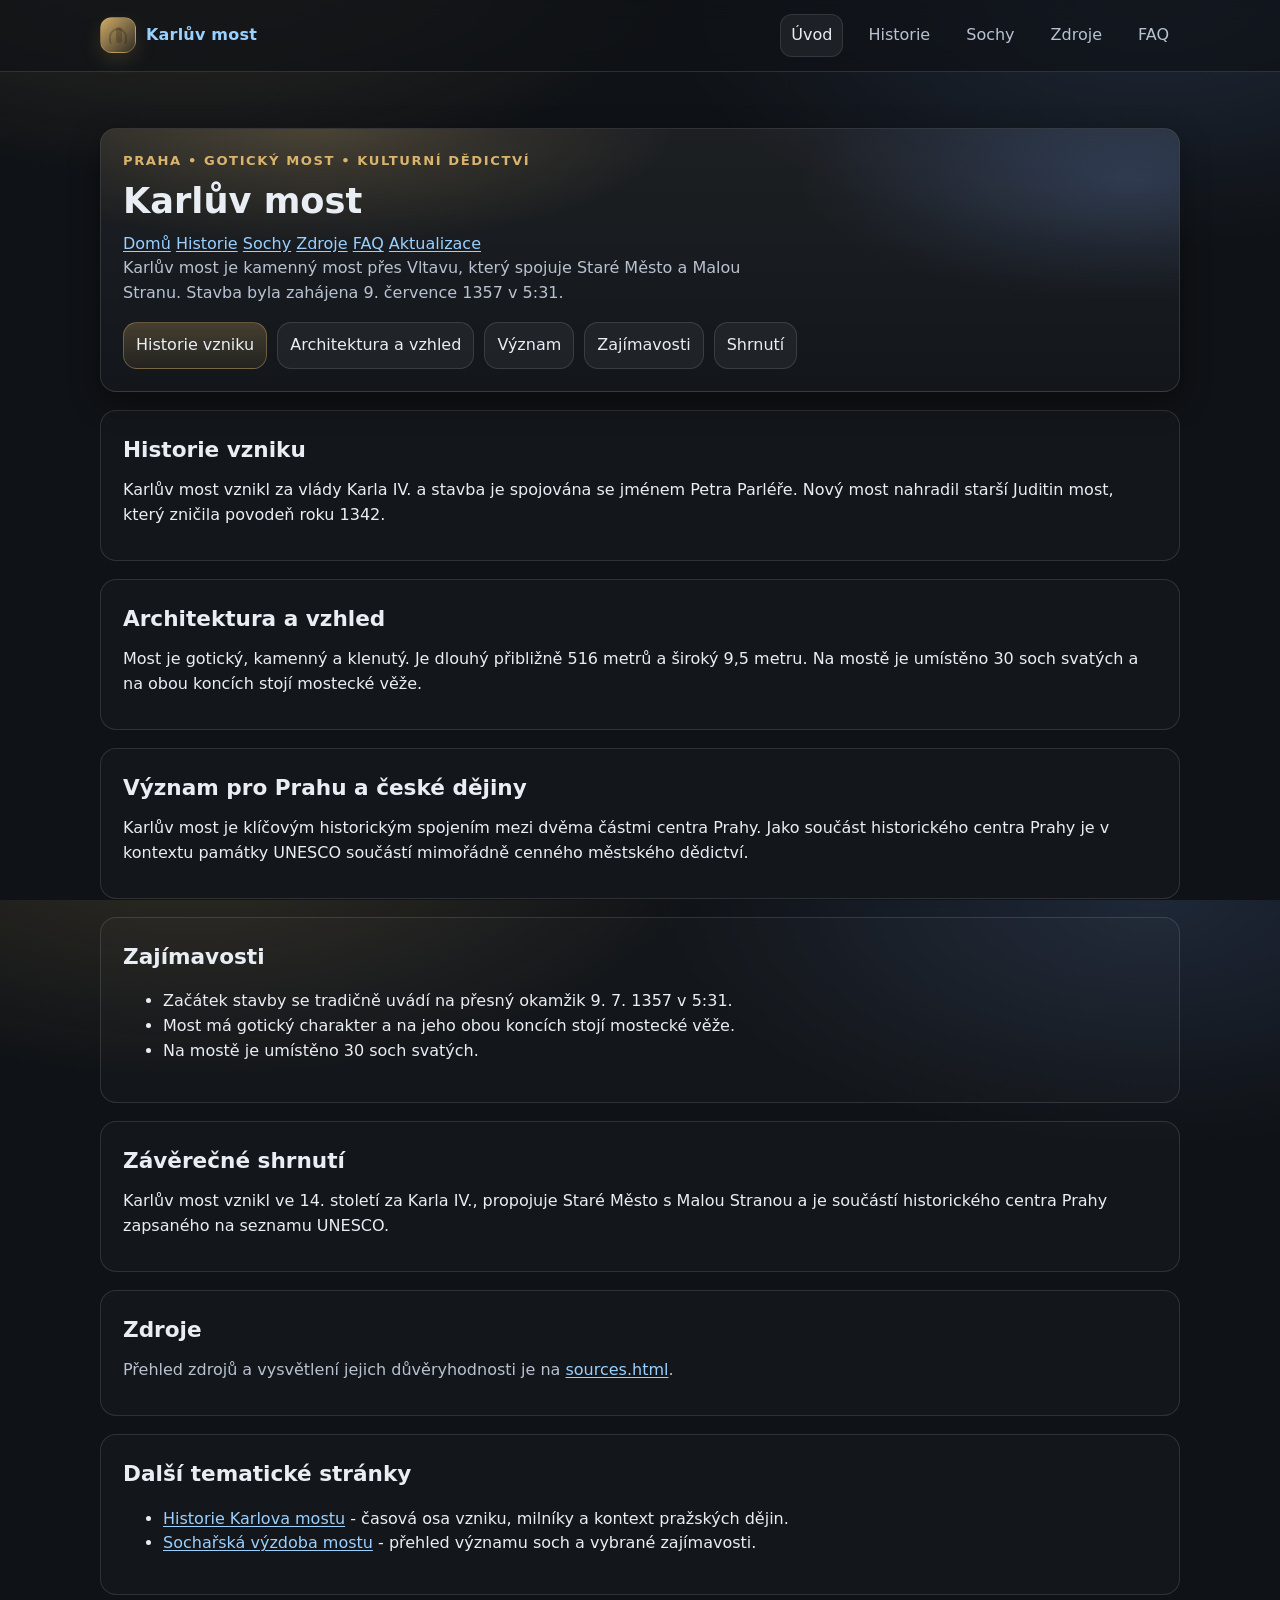
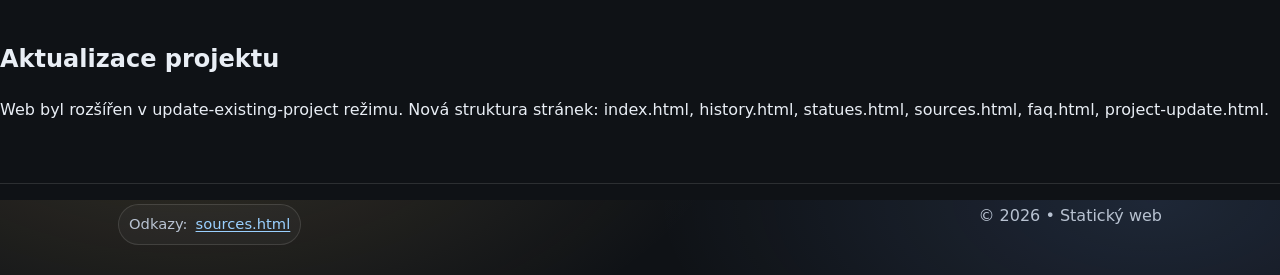
<file: index.html>
<!doctype html>
<html lang="cs">
<head>
  <meta charset="utf-8" />
  <meta name="viewport" content="width=device-width, initial-scale=1" />
  <title>Karlův most — informační web</title>
  <meta name="description" content="Informační web o Karlově mostě se zdrojovanými fakty a FAQ." />
  <link rel="manifest" href="site-manifest.json" />
  <link rel="stylesheet" href="assets/styles.css" />
</head>
<body>
  <a class="skip-link" href="#main">Přejít na obsah</a>

  <header class="site-header">
    <div class="container navbar">
      <a class="brand" href="index.html" aria-label="Karlův most — domů">
        <span class="brand-mark" aria-hidden="true"></span>
        <span class="brand-title">Karlův most</span>
      </a>
      <nav class="nav-links" aria-label="Hlavní navigace">
        <a href="index.html" aria-current="page">Úvod</a>
        <a href="history.html">Historie</a>
        <a href="statues.html">Sochy</a>
        <a href="sources.html">Zdroje</a>
        <a href="faq.html">FAQ</a>
      </nav>
    </div>
  </header>

  <main id="main" class="main">
    <div class="container hero">
      <section class="hero-card" id="homepage-uvod" aria-labelledby="hero-title">
        <div class="hero-inner">
          <div class="kicker">Praha • gotický most • kulturní dědictví</div>
          <h1 id="hero-title">Karlův most</h1>
<nav class="site-nav" aria-label="Hlavní navigace">
  <a href="index.html">Domů</a>
  <a href="history.html">Historie</a>
  <a href="statues.html">Sochy</a>
  <a href="sources.html">Zdroje</a>
  <a href="faq.html">FAQ</a>
  <a href="project-update.html">Aktualizace</a>
</nav>
          <p class="lead">Karlův most je kamenný most přes Vltavu, který spojuje Staré Město a Malou Stranu. Stavba byla zahájena 9. července 1357 v 5:31.</p>

          <div class="hero-actions" role="navigation" aria-label="Rychlé odkazy">
            <a class="btn btn-primary" href="#homepage-historie-vzniku">Historie vzniku</a>
            <a class="btn" href="#homepage-architektura-vzhled">Architektura a vzhled</a>
            <a class="btn" href="#homepage-vyznam">Význam</a>
            <a class="btn" href="#homepage-zajimavosti">Zajímavosti</a>
            <a class="btn" href="#homepage-zaver">Shrnutí</a>
          </div>
        </div>
      </section>

      <section id="homepage-historie-vzniku" class="section" aria-labelledby="historie-title">
        <h2 id="historie-title">Historie vzniku</h2>
        <p>Karlův most vznikl za vlády Karla IV. a stavba je spojována se jménem Petra Parléře. Nový most nahradil starší Juditin most, který zničila povodeň roku 1342.</p>
      </section>

      <section id="homepage-architektura-vzhled" class="section" aria-labelledby="architektura-title">
        <h2 id="architektura-title">Architektura a vzhled</h2>
        <p>Most je gotický, kamenný a klenutý. Je dlouhý přibližně 516 metrů a široký 9,5 metru. Na mostě je umístěno 30 soch svatých a na obou koncích stojí mostecké věže.</p>
      </section>

      <section id="homepage-vyznam" class="section" aria-labelledby="vyznam-title">
        <h2 id="vyznam-title">Význam pro Prahu a české dějiny</h2>
        <p>Karlův most je klíčovým historickým spojením mezi dvěma částmi centra Prahy. Jako součást historického centra Prahy je v kontextu památky UNESCO součástí mimořádně cenného městského dědictví.</p>
      </section>

      <section id="homepage-zajimavosti" class="section" aria-labelledby="zajimavosti-title">
        <h2 id="zajimavosti-title">Zajímavosti</h2>
        <ul>
          <li>Začátek stavby se tradičně uvádí na přesný okamžik 9. 7. 1357 v 5:31.</li>
          <li>Most má gotický charakter a na jeho obou koncích stojí mostecké věže.</li>
          <li>Na mostě je umístěno 30 soch svatých.</li>
        </ul>
      </section>

      <section id="homepage-zaver" class="section" aria-labelledby="zaver-title">
        <h2 id="zaver-title">Závěrečné shrnutí</h2>
        <p>Karlův most vznikl ve 14. století za Karla IV., propojuje Staré Město s Malou Stranou a je součástí historického centra Prahy zapsaného na seznamu UNESCO.</p>
      </section>

      <section class="section" aria-labelledby="home-zdroje">
        <h2 id="home-zdroje">Zdroje</h2>
        <p class="muted">Přehled zdrojů a vysvětlení jejich důvěryhodnosti je na <a href="sources.html">sources.html</a>.</p>
      </section>

      <section class="section" aria-labelledby="home-dalsi">
        <h2 id="home-dalsi">Další tematické stránky</h2>
        <ul>
          <li><a href="history.html">Historie Karlova mostu</a> - časová osa vzniku, milníky a kontext pražských dějin.</li>
          <li><a href="statues.html">Sochařská výzdoba mostu</a> - přehled významu soch a vybrané zajímavosti.</li>
        </ul>
      </section>
    </div>
<section id="iteration-update">
  <h2>Aktualizace projektu</h2>
  <p>Web byl rozšířen v update-existing-project režimu. Nová struktura stránek: index.html, history.html, statues.html, sources.html, faq.html, project-update.html.</p>
</section>
</main>

  <footer>
    <div class="container footer-grid">
      <div class="badge">Odkazy: <a href="sources.html">sources.html</a></div>
      <div>© <span id="year">2026</span> • Statický web</div>
    </div>
  </footer>

  <script>
    document.getElementById('year').textContent = new Date().getFullYear();
  </script>
</body>
</html>
</file>
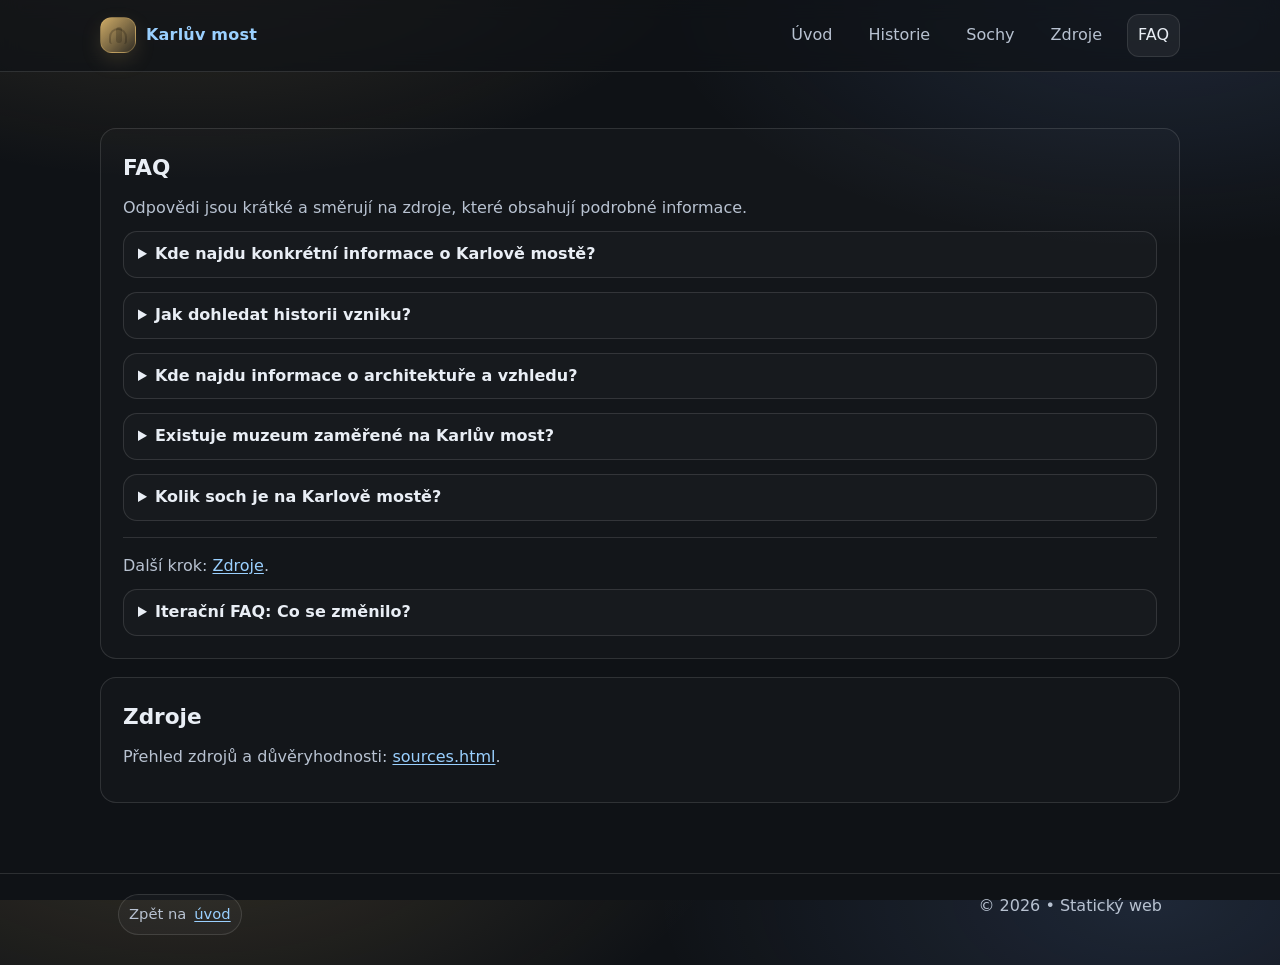
<file: faq.html>
<!doctype html>
<html lang="cs">
<head>
  <meta charset="utf-8" />
  <meta name="viewport" content="width=device-width, initial-scale=1" />
  <title>Karlův most — FAQ</title>
  <meta name="description" content="Krátké FAQ k Karlovu mostu se zdrojovanými odkazy." />
  <link rel="manifest" href="site-manifest.json" />
  <link rel="stylesheet" href="assets/styles.css" />
</head>
<body>
  <a class="skip-link" href="#main">Přejít na obsah</a>

  <header class="site-header">
    <div class="container navbar">
      <a class="brand" href="index.html" aria-label="Karlův most — domů">
        <span class="brand-mark" aria-hidden="true"></span>
        <span class="brand-title">Karlův most</span>
      </a>
      <nav class="nav-links" aria-label="Hlavní navigace">
        <a href="index.html">Úvod</a>
        <a href="history.html">Historie</a>
        <a href="statues.html">Sochy</a>
        <a href="sources.html">Zdroje</a>
        <a href="faq.html" aria-current="page">FAQ</a>
      </nav>
    </div>
  </header>

  <main id="main" class="main">
    <div class="container hero" style="padding-top:26px">
      <section id="site-manifest-faq" class="section" aria-labelledby="faq-title">
        <h2 id="faq-title">FAQ</h2>
        <p class="muted">Odpovědi jsou krátké a směrují na zdroje, které obsahují podrobné informace.</p>

        <div class="faq" role="list">
          <details>
            <summary>Kde najdu konkrétní informace o Karlově mostě?</summary>
            <p>
              Začněte na stránce <a href="sources.html">Zdroje</a> a otevřete odkazy na Prague City Tourism a Muzeum Karlova mostu.
            </p>
          </details>

          <details>
            <summary>Jak dohledat historii vzniku?</summary>
            <p>
              Základní datum zahájení stavby (9. 7. 1357 v 5:31) a širší historický kontext najdete ve zdroji <a href="sources.html#s-wiki">Wikipedie</a>.
            </p>
          </details>

          <details>
            <summary>Kde najdu informace o architektuře a vzhledu?</summary>
            <p>
              Rozměry mostu, gotický charakter a přehled výzdoby najdete v <a href="sources.html#s-wiki">encyklopedickém přehledu</a>; kontext lokality doplňuje <a href="sources.html#s-prague">Prague City Tourism</a>.
            </p>
          </details>

          <details>
            <summary>Existuje muzeum zaměřené na Karlův most?</summary>
            <p>
              Ano — odkaz je na <a href="sources.html#s-muzeum">Muzeum Karlova mostu</a>.
            </p>
          </details>

          <details>
            <summary>Kolik soch je na Karlově mostě?</summary>
            <p>
              Na mostě je uváděno 30 soch svatých. Viz <a href="sources.html#s-wiki">Wikipedie — Karlův most</a>.
            </p>
          </details>
        </div>

        <div class="hr"></div>
        <p class="muted">
          Další krok: <a href="sources.html">Zdroje</a>.
        </p>
    <details><summary>Iterační FAQ: Co se změnilo?</summary><p>Byla sjednocena navigace a přidána nová podstránka.</p></details>
    </section>

      <section class="section" aria-labelledby="faq-zdroje">
        <h2 id="faq-zdroje">Zdroje</h2>
        <p class="muted">Přehled zdrojů a důvěryhodnosti: <a href="sources.html">sources.html</a>.</p>
      </section>
    </div>
  </main>

  <footer>
    <div class="container footer-grid">
      <div class="badge">Zpět na <a href="index.html">úvod</a></div>
      <div>© <span id="year">2026</span> • Statický web</div>
    </div>
  </footer>

  <script>
    document.getElementById('year').textContent = new Date().getFullYear();
  </script>
</body>
</html>
</file>
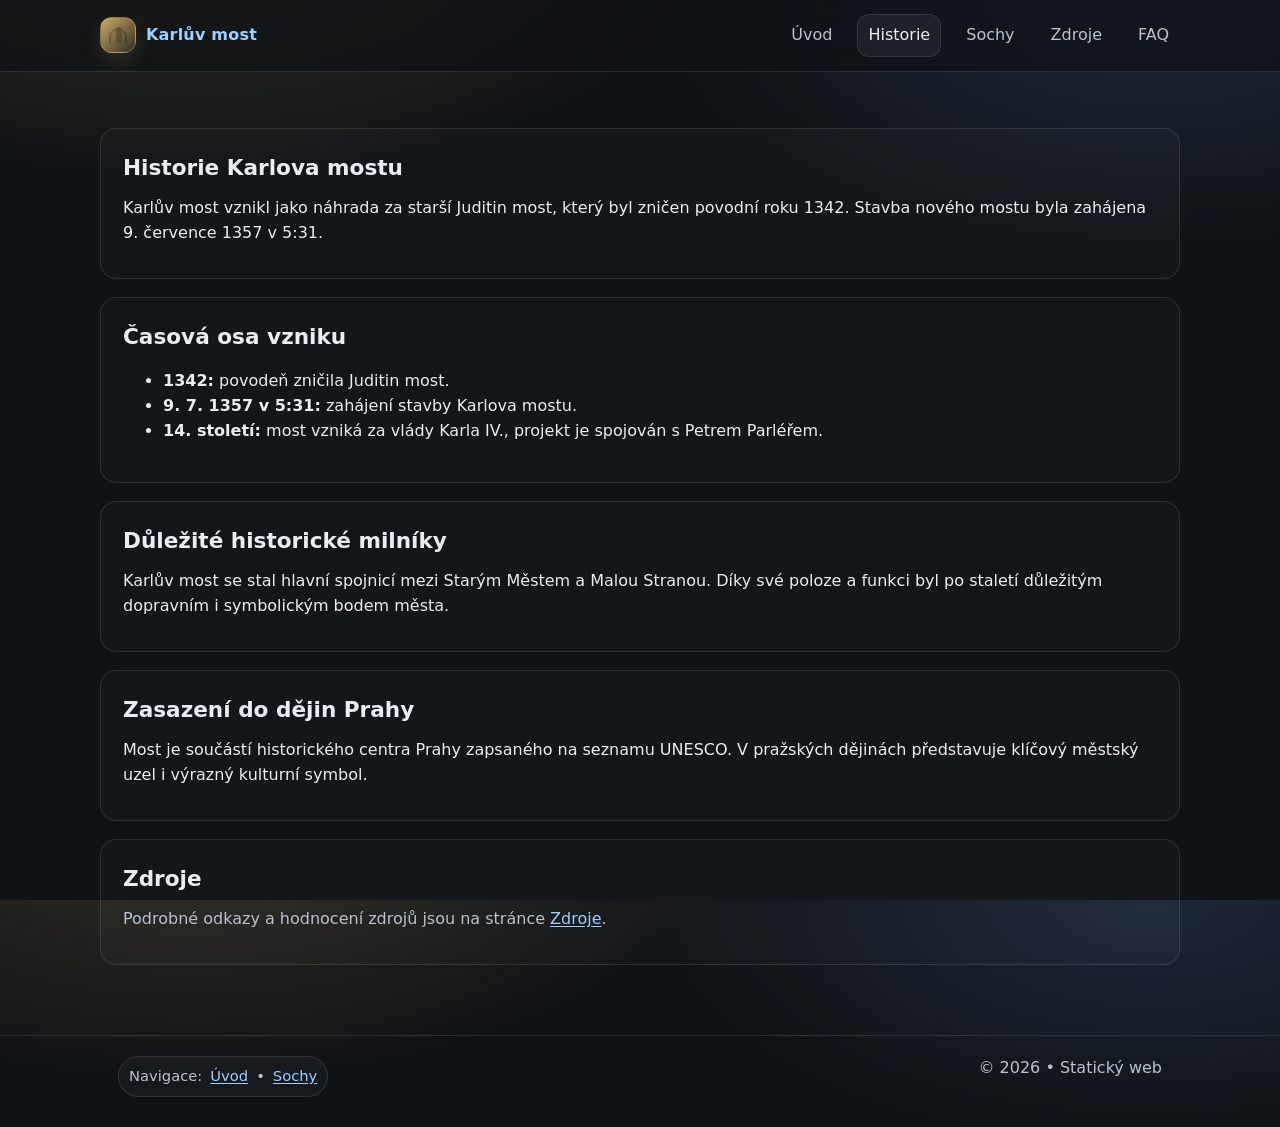
<file: history.html>
<!doctype html>
<html lang="cs">
<head>
  <meta charset="utf-8" />
  <meta name="viewport" content="width=device-width, initial-scale=1" />
  <title>Karlův most — historie</title>
  <meta name="description" content="Časová osa vzniku Karlova mostu a hlavní historické milníky v kontextu dějin Prahy." />
  <link rel="manifest" href="site-manifest.json" />
  <link rel="stylesheet" href="assets/styles.css" />
</head>
<body>
  <a class="skip-link" href="#main">Přejít na obsah</a>

  <header class="site-header">
    <div class="container navbar">
      <a class="brand" href="index.html" aria-label="Karlův most — domů">
        <span class="brand-mark" aria-hidden="true"></span>
        <span class="brand-title">Karlův most</span>
      </a>
      <nav class="nav-links" aria-label="Hlavní navigace">
        <a href="index.html">Úvod</a>
        <a href="history.html" aria-current="page">Historie</a>
        <a href="statues.html">Sochy</a>
        <a href="sources.html">Zdroje</a>
        <a href="faq.html">FAQ</a>
      </nav>
    </div>
  </header>

  <main id="main" class="main">
    <div class="container hero" style="padding-top:26px">
      <section class="section" aria-labelledby="history-title">
        <h2 id="history-title">Historie Karlova mostu</h2>
        <p>Karlův most vznikl jako náhrada za starší Juditin most, který byl zničen povodní roku 1342. Stavba nového mostu byla zahájena 9. července 1357 v 5:31.</p>
      </section>

      <section class="section" aria-labelledby="timeline-title">
        <h2 id="timeline-title">Časová osa vzniku</h2>
        <ul>
          <li><strong>1342:</strong> povodeň zničila Juditin most.</li>
          <li><strong>9. 7. 1357 v 5:31:</strong> zahájení stavby Karlova mostu.</li>
          <li><strong>14. století:</strong> most vzniká za vlády Karla IV., projekt je spojován s Petrem Parléřem.</li>
        </ul>
      </section>

      <section class="section" aria-labelledby="milniky-title">
        <h2 id="milniky-title">Důležité historické milníky</h2>
        <p>Karlův most se stal hlavní spojnicí mezi Starým Městem a Malou Stranou. Díky své poloze a funkci byl po staletí důležitým dopravním i symbolickým bodem města.</p>
      </section>

      <section class="section" aria-labelledby="praha-title">
        <h2 id="praha-title">Zasazení do dějin Prahy</h2>
        <p>Most je součástí historického centra Prahy zapsaného na seznamu UNESCO. V pražských dějinách představuje klíčový městský uzel i výrazný kulturní symbol.</p>
      </section>

      <section class="section" aria-labelledby="history-zdroje">
        <h2 id="history-zdroje">Zdroje</h2>
        <p class="muted">Podrobné odkazy a hodnocení zdrojů jsou na stránce <a href="sources.html">Zdroje</a>.</p>
      </section>
    </div>
  </main>

  <footer>
    <div class="container footer-grid">
      <div class="badge">Navigace: <a href="index.html">Úvod</a> • <a href="statues.html">Sochy</a></div>
      <div>© <span id="year">2026</span> • Statický web</div>
    </div>
  </footer>

  <script>
    document.getElementById('year').textContent = new Date().getFullYear();
  </script>
</body>
</html>
</file>
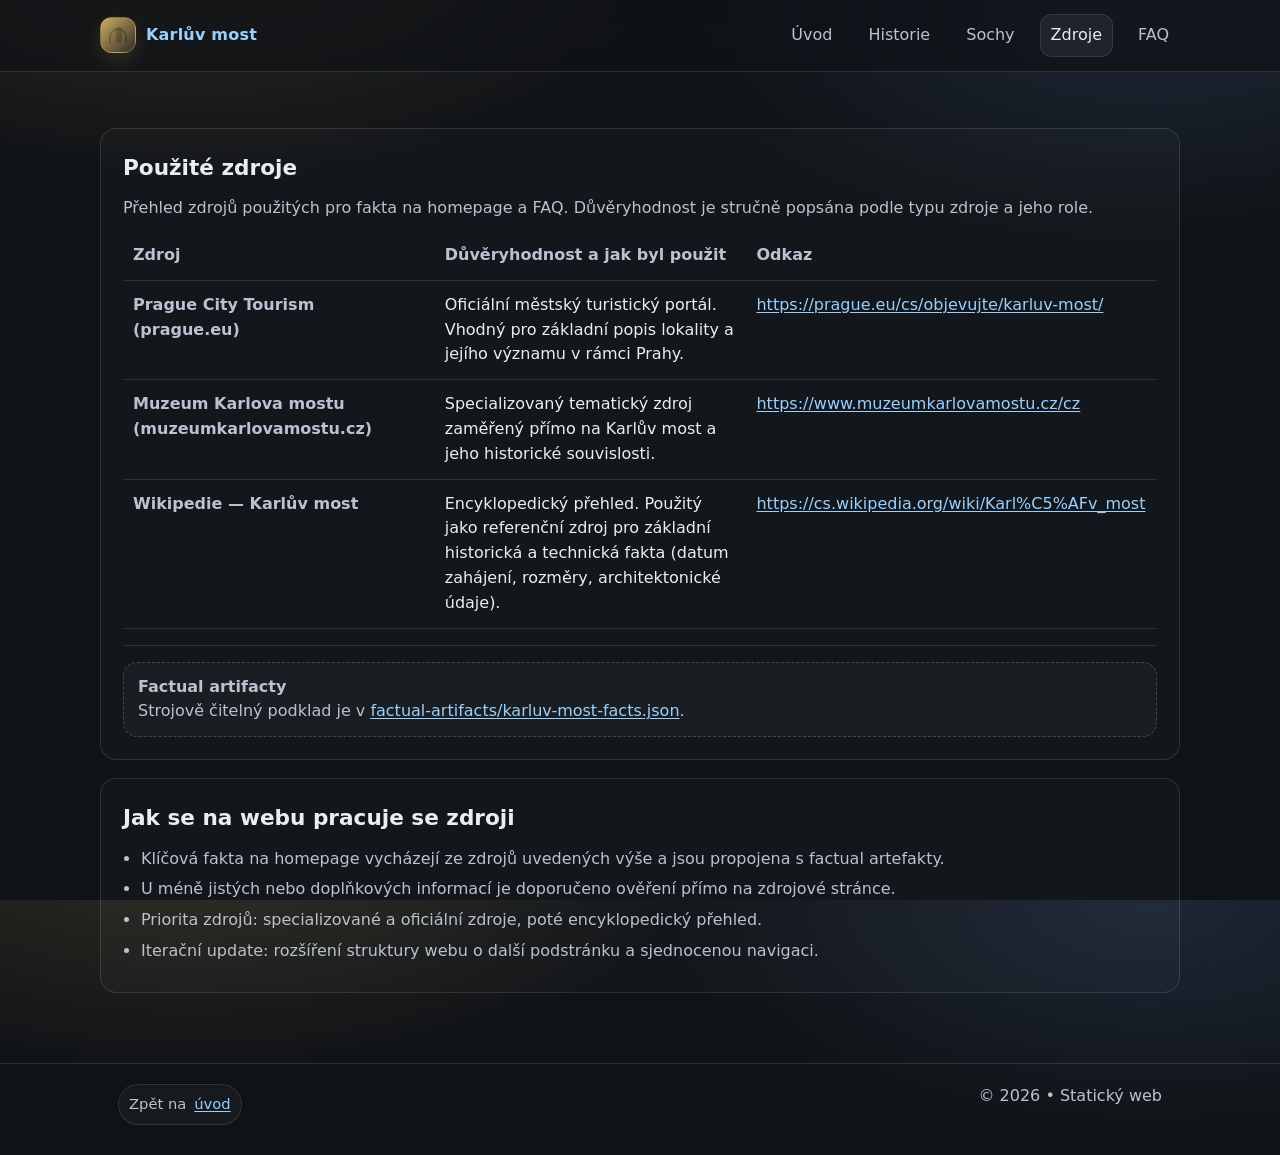
<file: sources.html>
<!doctype html>
<html lang="cs">
<head>
  <meta charset="utf-8" />
  <meta name="viewport" content="width=device-width, initial-scale=1" />
  <title>Karlův most — zdroje</title>
  <meta name="description" content="Přehled použitých zdrojů a stručné vysvětlení jejich důvěryhodnosti." />
  <link rel="manifest" href="site-manifest.json" />
  <link rel="stylesheet" href="assets/styles.css" />
</head>
<body>
  <a class="skip-link" href="#main">Přejít na obsah</a>

  <header class="site-header">
    <div class="container navbar">
      <a class="brand" href="index.html" aria-label="Karlův most — domů">
        <span class="brand-mark" aria-hidden="true"></span>
        <span class="brand-title">Karlův most</span>
      </a>
      <nav class="nav-links" aria-label="Hlavní navigace">
        <a href="index.html">Úvod</a>
        <a href="history.html">Historie</a>
        <a href="statues.html">Sochy</a>
        <a href="sources.html" aria-current="page">Zdroje</a>
        <a href="faq.html">FAQ</a>
      </nav>
    </div>
  </header>

  <main id="main" class="main">
    <div class="container hero" style="padding-top:26px">
      <section id="sources-page-zdroje" class="section" aria-labelledby="sources-title">
        <h2 id="sources-title">Použité zdroje</h2>
        <p class="muted">
          Přehled zdrojů použitých pro fakta na homepage a FAQ. Důvěryhodnost je stručně popsána podle typu zdroje a jeho role.
        </p>

        <table class="sources-table" aria-label="Seznam zdrojů">
          <thead>
            <tr>
              <th>Zdroj</th>
              <th>Důvěryhodnost a jak byl použit</th>
              <th>Odkaz</th>
            </tr>
          </thead>
          <tbody>
            <tr>
              <th id="s-prague">Prague City Tourism (prague.eu)</th>
              <td>
                Oficiální městský turistický portál. Vhodný pro základní popis lokality a jejího významu v rámci Prahy.
              </td>
              <td>
                <a href="https://prague.eu/cs/objevujte/karluv-most/" target="_blank" rel="noopener">https://prague.eu/cs/objevujte/karluv-most/</a>
              </td>
            </tr>
            <tr>
              <th id="s-muzeum">Muzeum Karlova mostu (muzeumkarlovamostu.cz)</th>
              <td>
                Specializovaný tematický zdroj zaměřený přímo na Karlův most a jeho historické souvislosti.
              </td>
              <td>
                <a href="https://www.muzeumkarlovamostu.cz/cz" target="_blank" rel="noopener">https://www.muzeumkarlovamostu.cz/cz</a>
              </td>
            </tr>
            <tr>
              <th id="s-wiki">Wikipedie — Karlův most</th>
              <td>
                Encyklopedický přehled. Použitý jako referenční zdroj pro základní historická a technická fakta (datum zahájení, rozměry, architektonické údaje).
              </td>
              <td>
                <a href="https://cs.wikipedia.org/wiki/Karl%C5%AFv_most" target="_blank" rel="noopener">https://cs.wikipedia.org/wiki/Karl%C5%AFv_most</a>
              </td>
            </tr>
          </tbody>
        </table>

        <div class="hr"></div>
        <div class="note">
          <b>Factual artifacty</b><br />
          Strojově čitelný podklad je v <a href="factual-artifacts/karluv-most-facts.json">factual-artifacts/karluv-most-facts.json</a>.
        </div>
      </section>

      <section class="section" aria-labelledby="sources-cit">
        <h2 id="sources-cit">Jak se na webu pracuje se zdroji</h2>
        <ul class="bullets">
          <li>Klíčová fakta na homepage vycházejí ze zdrojů uvedených výše a jsou propojena s factual artefakty.</li>
          <li>U méně jistých nebo doplňkových informací je doporučeno ověření přímo na zdrojové stránce.</li>
          <li>Priorita zdrojů: specializované a oficiální zdroje, poté encyklopedický přehled.</li>
<li>Iterační update: rozšíření struktury webu o další podstránku a sjednocenou navigaci.</li>
</ul>
      </section>
    </div>
  </main>

  <footer>
    <div class="container footer-grid">
      <div class="badge">Zpět na <a href="index.html">úvod</a></div>
      <div>© <span id="year">2026</span> • Statický web</div>
    </div>
  </footer>

  <script>
    document.getElementById('year').textContent = new Date().getFullYear();
  </script>
</body>
</html>
</file>
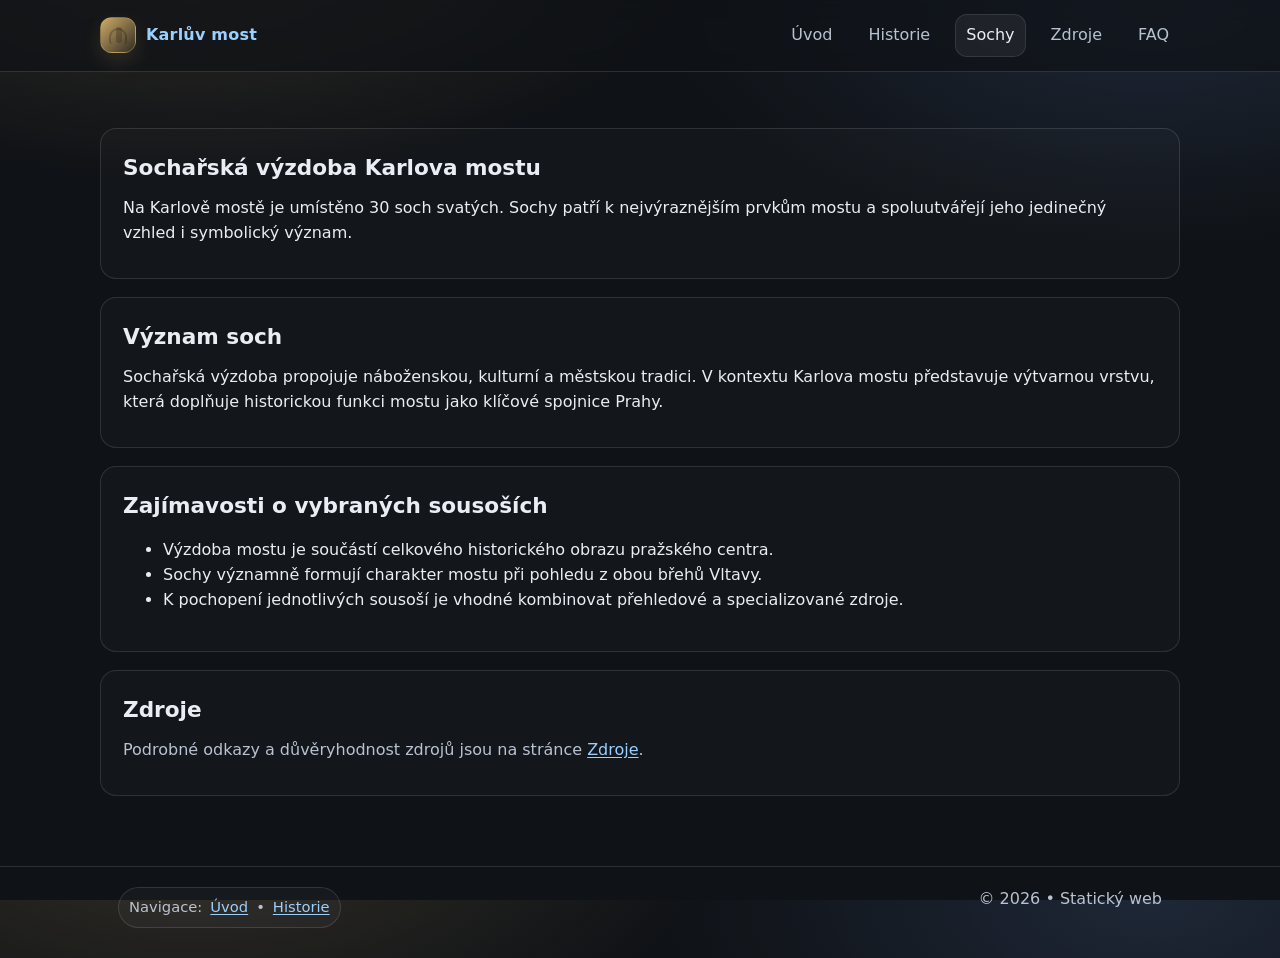
<file: statues.html>
<!doctype html>
<html lang="cs">
<head>
  <meta charset="utf-8" />
  <meta name="viewport" content="width=device-width, initial-scale=1" />
  <title>Karlův most — sochařská výzdoba</title>
  <meta name="description" content="Sochařská výzdoba Karlova mostu, význam soch a zajímavosti o vybraných sousoších." />
  <link rel="manifest" href="site-manifest.json" />
  <link rel="stylesheet" href="assets/styles.css" />
</head>
<body>
  <a class="skip-link" href="#main">Přejít na obsah</a>

  <header class="site-header">
    <div class="container navbar">
      <a class="brand" href="index.html" aria-label="Karlův most — domů">
        <span class="brand-mark" aria-hidden="true"></span>
        <span class="brand-title">Karlův most</span>
      </a>
      <nav class="nav-links" aria-label="Hlavní navigace">
        <a href="index.html">Úvod</a>
        <a href="history.html">Historie</a>
        <a href="statues.html" aria-current="page">Sochy</a>
        <a href="sources.html">Zdroje</a>
        <a href="faq.html">FAQ</a>
      </nav>
    </div>
  </header>

  <main id="main" class="main">
    <div class="container hero" style="padding-top:26px">
      <section class="section" aria-labelledby="statues-title">
        <h2 id="statues-title">Sochařská výzdoba Karlova mostu</h2>
        <p>Na Karlově mostě je umístěno 30 soch svatých. Sochy patří k nejvýraznějším prvkům mostu a spoluutvářejí jeho jedinečný vzhled i symbolický význam.</p>
      </section>

      <section class="section" aria-labelledby="vyznam-soch-title">
        <h2 id="vyznam-soch-title">Význam soch</h2>
        <p>Sochařská výzdoba propojuje náboženskou, kulturní a městskou tradici. V kontextu Karlova mostu představuje výtvarnou vrstvu, která doplňuje historickou funkci mostu jako klíčové spojnice Prahy.</p>
      </section>

      <section class="section" aria-labelledby="zajimavosti-sochy-title">
        <h2 id="zajimavosti-sochy-title">Zajímavosti o vybraných sousoších</h2>
        <ul>
          <li>Výzdoba mostu je součástí celkového historického obrazu pražského centra.</li>
          <li>Sochy významně formují charakter mostu při pohledu z obou břehů Vltavy.</li>
          <li>K pochopení jednotlivých sousoší je vhodné kombinovat přehledové a specializované zdroje.</li>
        </ul>
      </section>

      <section class="section" aria-labelledby="statues-zdroje">
        <h2 id="statues-zdroje">Zdroje</h2>
        <p class="muted">Podrobné odkazy a důvěryhodnost zdrojů jsou na stránce <a href="sources.html">Zdroje</a>.</p>
      </section>
    </div>
  </main>

  <footer>
    <div class="container footer-grid">
      <div class="badge">Navigace: <a href="index.html">Úvod</a> • <a href="history.html">Historie</a></div>
      <div>© <span id="year">2026</span> • Statický web</div>
    </div>
  </footer>

  <script>
    document.getElementById('year').textContent = new Date().getFullYear();
  </script>
</body>
</html>
</file>
<file: assets/styles.css>
/* Karlův most — společný styling */
:root{
  --bg:#0f1216;
  --panel:#141a22;
  --text:#e9eef5;
  --muted:#b8c2d1;
  --accent:#d9b46c;
  --link:#9ad0ff;
  --border:rgba(255,255,255,.12);
  --shadow: 0 10px 30px rgba(0,0,0,.35);
  --radius:16px;
  --max: 1080px;
}

*{box-sizing:border-box}
html,body{height:100%}
body{
  margin:0;
  font-family: ui-sans-serif, system-ui, -apple-system, Segoe UI, Roboto, Arial, sans-serif;
  background: radial-gradient(900px 450px at 15% -10%, rgba(217,180,108,.18), transparent 60%),
              radial-gradient(900px 450px at 90% 0%, rgba(122,167,255,.14), transparent 55%),
              var(--bg);
  color:var(--text);
  line-height:1.55;
}

a{color:var(--link); text-decoration: underline; text-underline-offset: 2px}
a:hover{filter:brightness(1.1)}

.container{max-width:var(--max); margin:0 auto; padding:0 18px}

.skip-link{
  position:absolute; left:-999px; top:auto; width:1px; height:1px; overflow:hidden;
}
.skip-link:focus{
  left:18px; top:18px; width:auto; height:auto; padding:10px 12px;
  background:var(--panel); border:1px solid var(--border); border-radius:12px; z-index:999;
}

.site-header{
  position: sticky;
  top:0;
  z-index:50;
  backdrop-filter: blur(10px);
  background: rgba(15,18,22,.7);
  border-bottom: 1px solid var(--border);
}

.navbar{display:flex; align-items:center; justify-content:space-between; padding:14px 0}
.brand{
  display:flex; align-items:center; gap:10px; text-decoration:none;
}
.brand-mark{
  width:36px; height:36px; border-radius:12px;
  background: linear-gradient(135deg, rgba(217,180,108,.95), rgba(217,180,108,.15));
  border:1px solid rgba(217,180,108,.35);
  box-shadow: 0 8px 20px rgba(217,180,108,.15);
  position:relative;
}
.brand-mark::before{
  content:"";
  position:absolute; inset:9px 8px 9px 8px;
  border:2px solid rgba(0,0,0,.35);
  border-bottom:none;
  border-radius: 12px 12px 4px 4px;
  transform: translateY(1px);
  opacity:.6;
}
.brand-mark::after{
  content:"";
  position:absolute; left:15px; bottom:9px; width:6px; height:16px;
  background: rgba(0,0,0,.35);
  border-radius:3px;
  opacity:.55;
}

.brand-title{font-weight:800; letter-spacing:.2px}
.nav-links{display:flex; gap:14px; align-items:center}
.nav-links a{
  color:var(--muted);
  text-decoration:none;
  padding:8px 10px;
  border-radius:12px;
  border:1px solid transparent;
}
.nav-links a[aria-current="page"], .nav-links a:hover{
  color:var(--text);
  background: rgba(255,255,255,.06);
  border-color: rgba(255,255,255,.10);
}

.main{padding: 12px 0 44px}

.hero{padding:44px 0 26px}
.hero-grid{display:grid; grid-template-columns: 1.2fr .8fr; gap:18px; align-items:stretch}
@media (max-width: 860px){.hero-grid{grid-template-columns:1fr}}

.hero-card{
  background: linear-gradient(180deg, rgba(255,255,255,.06), rgba(255,255,255,.02));
  border:1px solid var(--border);
  border-radius: var(--radius);
  box-shadow: var(--shadow);
  padding:22px;
  position:relative;
  overflow:hidden;
}
.hero-card::before{
  content:"";
  position:absolute; inset:-2px;
  background: radial-gradient(600px 200px at 20% 0%, rgba(217,180,108,.22), transparent 60%),
              radial-gradient(600px 220px at 95% 20%, rgba(122,167,255,.18), transparent 55%);
  pointer-events:none;
}
.hero-inner{position:relative}

.kicker{
  color: var(--accent);
  font-weight: 700;
  text-transform: uppercase;
  letter-spacing: .12em;
  font-size: .82rem;
}

h1{margin:10px 0 10px; font-size:2.2rem; line-height:1.15}

.lead{color:var(--muted); max-width: 64ch; margin:0}

.hero-actions{display:flex; flex-wrap:wrap; gap:10px; margin-top:16px}
.btn{
  display:inline-flex; align-items:center; gap:10px;
  padding:10px 12px;
  border-radius: 14px;
  border:1px solid var(--border);
  background: rgba(255,255,255,.05);
  color:var(--text);
  text-decoration:none;
  transition: transform .08s ease, background .12s ease;
}
.btn:hover{transform: translateY(-1px); background: rgba(255,255,255,.08)}
.btn-primary{
  border-color: rgba(217,180,108,.35);
  background: linear-gradient(180deg, rgba(217,180,108,.25), rgba(217,180,108,.08));
}

.side-card{
  background: rgba(255,255,255,.03);
  border:1px solid var(--border);
  border-radius: var(--radius);
  padding:18px;
}

.fact-list{list-style:none; padding:0; margin:0; display:grid; gap:10px}
.fact-item{display:flex; gap:10px; align-items:flex-start}
.dot{
  width:10px; height:10px; border-radius:50%; margin-top:6px;
  background: rgba(217,180,108,.9);
  box-shadow: 0 0 0 4px rgba(217,180,108,.12);
}
.fact-item b{display:block}
.fact-item span{color:var(--muted)}

.section{
  margin-top:18px;
  background: rgba(255,255,255,.02);
  border:1px solid var(--border);
  border-radius: var(--radius);
  padding:22px;
}
.section h2{margin:0 0 12px; font-size:1.35rem}
.section p{margin: 10px 0; color: var(--text)}
.section .muted{color:var(--muted)}

.grid-2{display:grid; grid-template-columns:1fr 1fr; gap:16px}
@media (max-width: 860px){.grid-2{grid-template-columns:1fr}}

.bullets{margin: 10px 0 0; padding-left: 18px; color: var(--muted)}
.bullets li{margin:6px 0}

.hr{height:1px; background: var(--border); margin:16px 0}

.citations{font-size:.95rem; color:var(--muted); margin-top:6px}

.note{
  border:1px dashed rgba(255,255,255,.18);
  border-radius: 14px;
  padding:12px 14px;
  background: rgba(255,255,255,.03);
  color: var(--muted);
}

footer{
  border-top: 1px solid var(--border);
  padding: 20px 0 30px;
  color: var(--muted);
}
.footer-grid{display:flex; justify-content:space-between; gap:14px; flex-wrap:wrap}
.badge{
  display:inline-flex; align-items:center; gap:8px;
  padding:8px 10px; border-radius: 999px;
  border:1px solid var(--border);
  background: rgba(255,255,255,.03);
  color: var(--muted);
  font-size:.92rem;
}

.faq{display:grid; gap:14px}
details{
  border:1px solid var(--border);
  background: rgba(255,255,255,.02);
  border-radius: 14px;
  padding: 10px 14px;
}
summary{
  cursor:pointer;
  font-weight: 800;
  color: var(--text);
}
details p{margin:10px 0 0; color: var(--muted)}

.sources-table{width:100%; border-collapse: collapse;}
.sources-table th, .sources-table td{padding:12px 10px; border-bottom:1px solid var(--border); vertical-align:top;}
.sources-table th{text-align:left; color: var(--muted); font-weight:700; width: 30%}
.sources-table td{color: var(--text)}

/* citations včetně malých ref kroužků */
.ref{
  display:inline-flex; align-items:center; justify-content:center;
  margin-left:6px;
  width:20px; height:20px;
  border-radius:50%;
  border:1px solid rgba(217,180,108,.35);
  background: rgba(217,180,108,.10);
  color: var(--accent);
  font-weight:800;
  font-size:.82rem;
  text-decoration:none;
}
</file>
